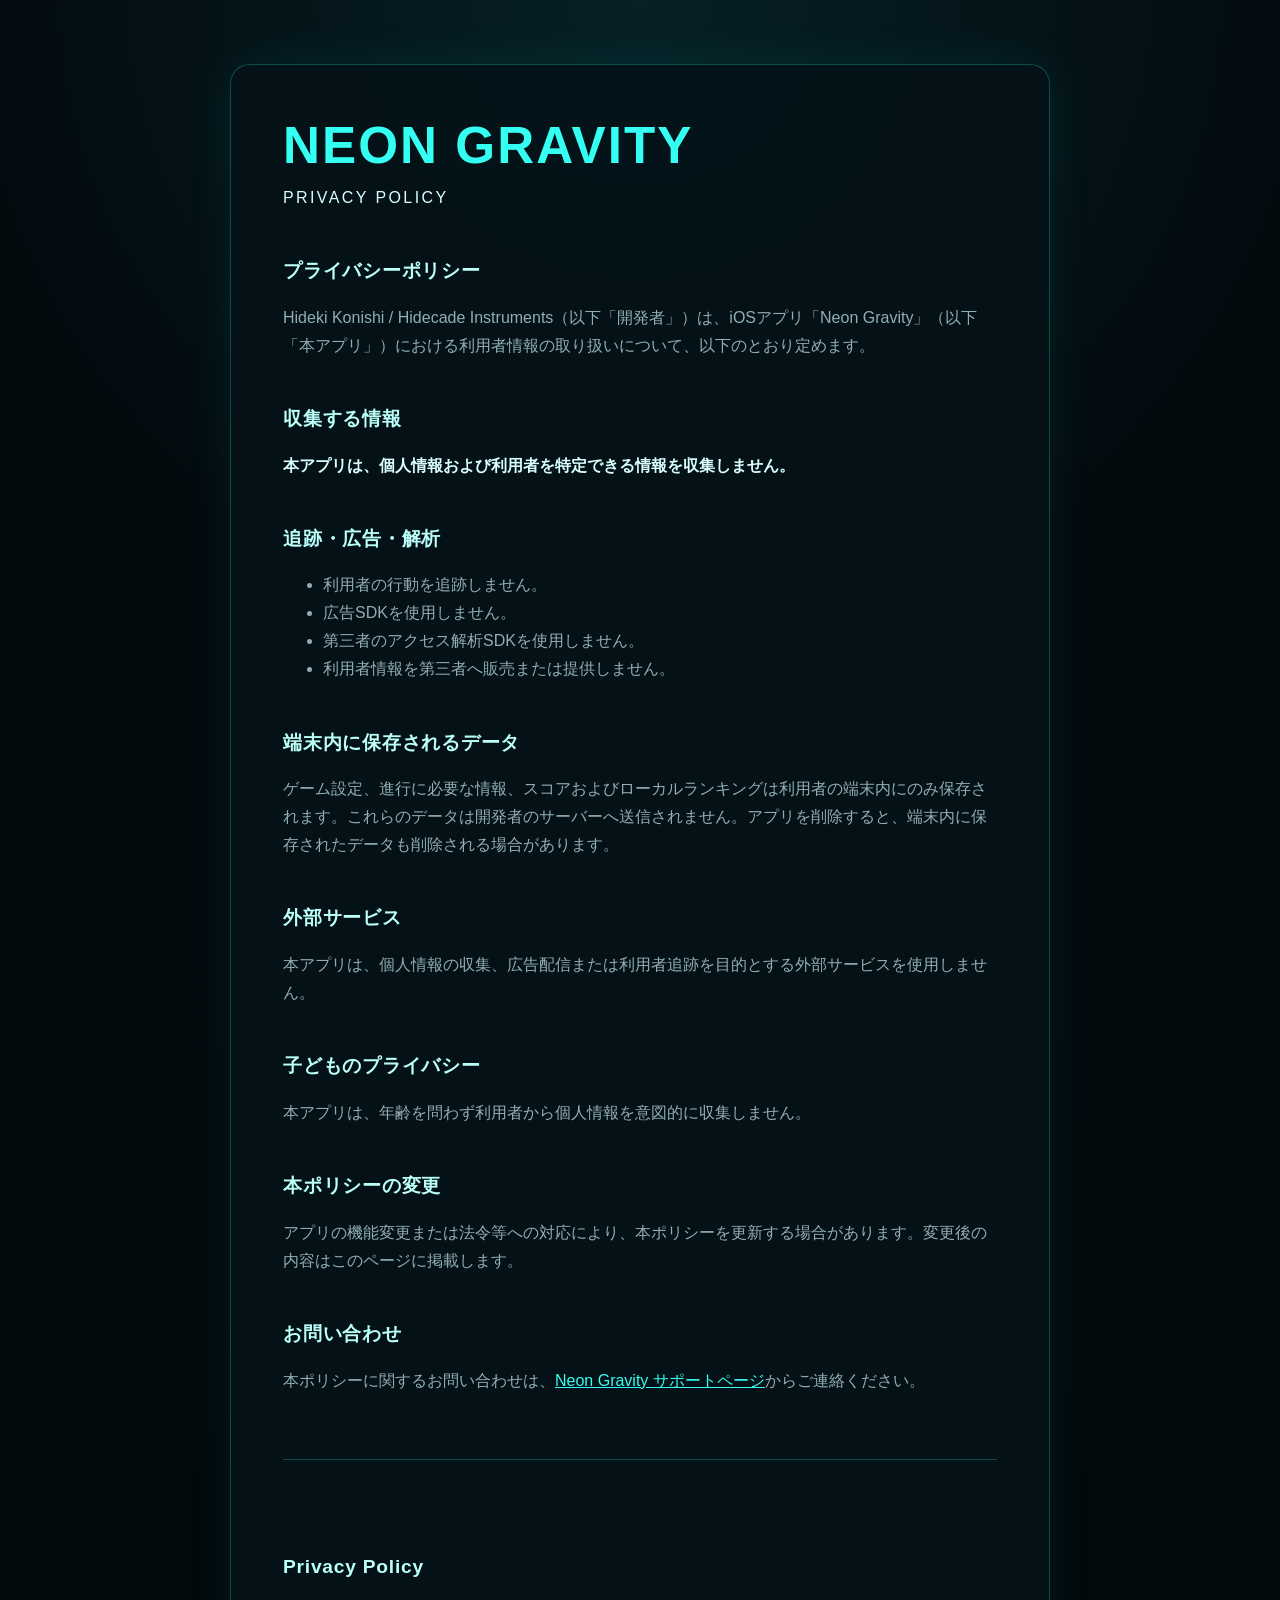
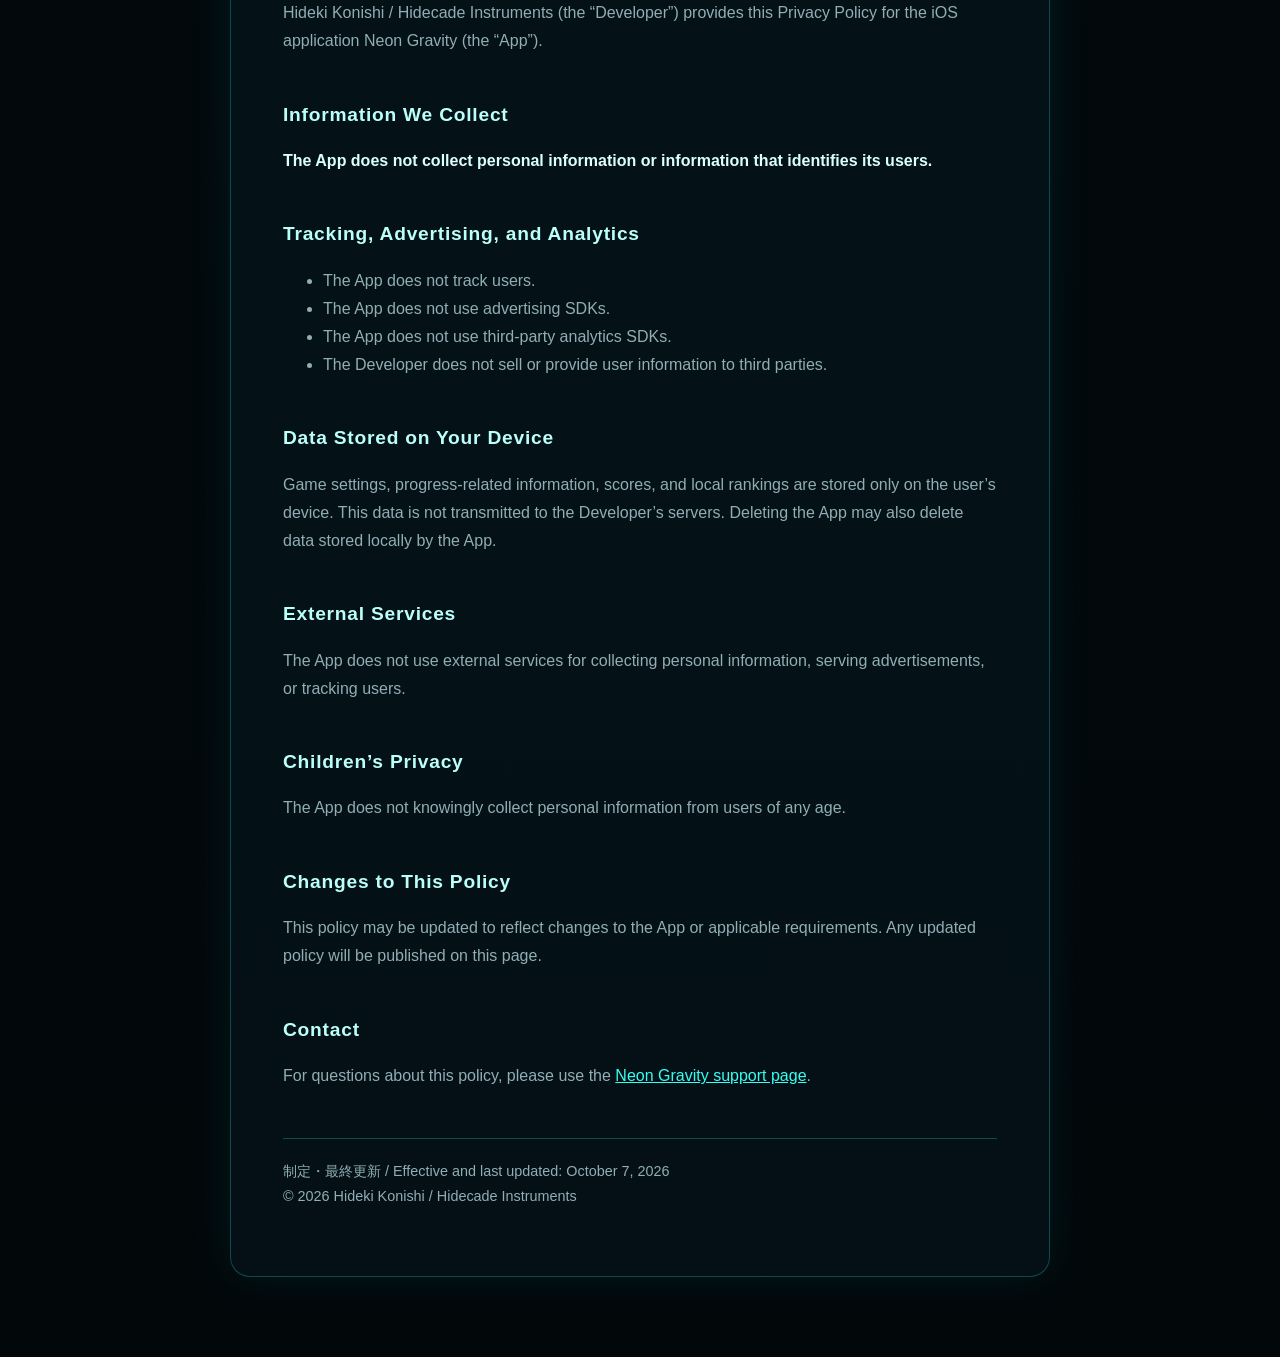
<file: docs/index.html>
<!doctype html>
<html lang="ja">
<head>
  <meta charset="utf-8">
  <meta name="viewport" content="width=device-width, initial-scale=1">
  <title>Neon Gravity</title>
  <meta http-equiv="refresh" content="0; url=privacy.html">
  <link rel="canonical" href="privacy.html">
</head>
<body>
  <p><a href="privacy.html">Neon Gravity Privacy Policy</a></p>
</body>
</html>
</file>
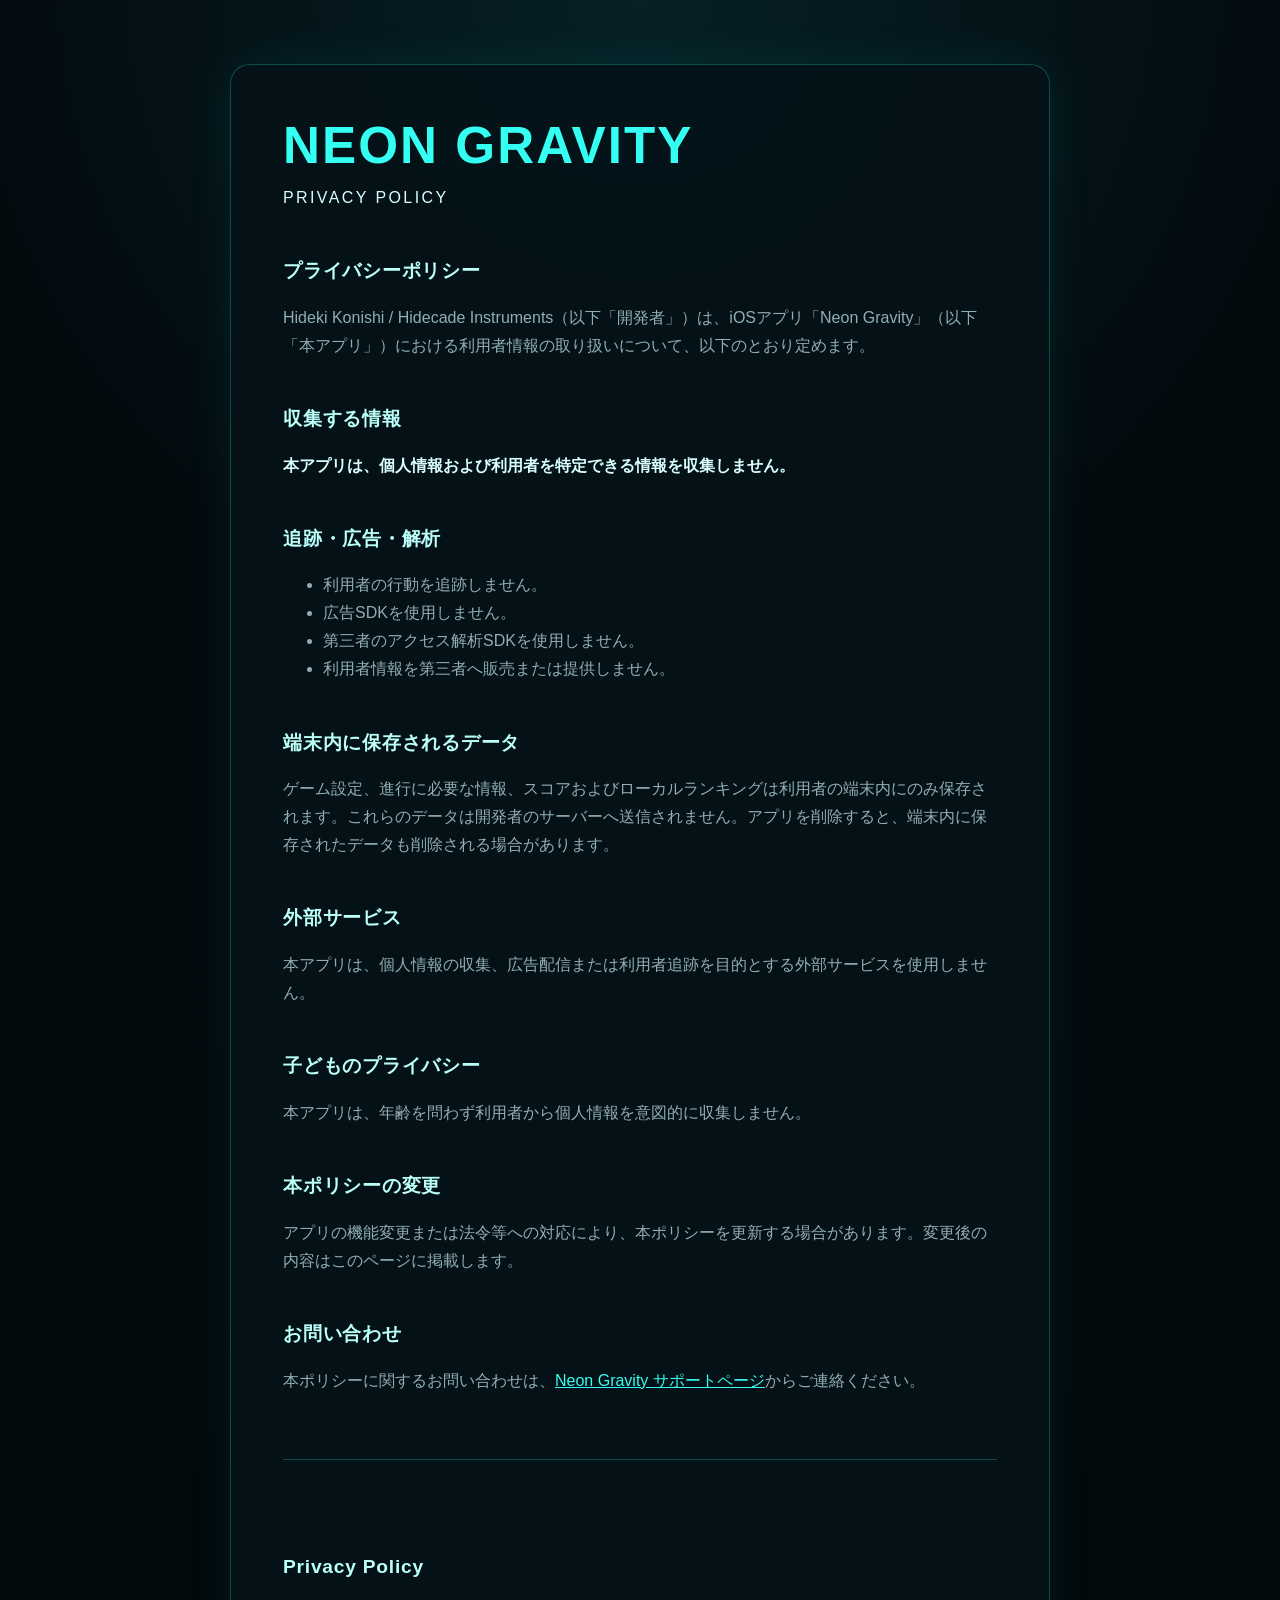
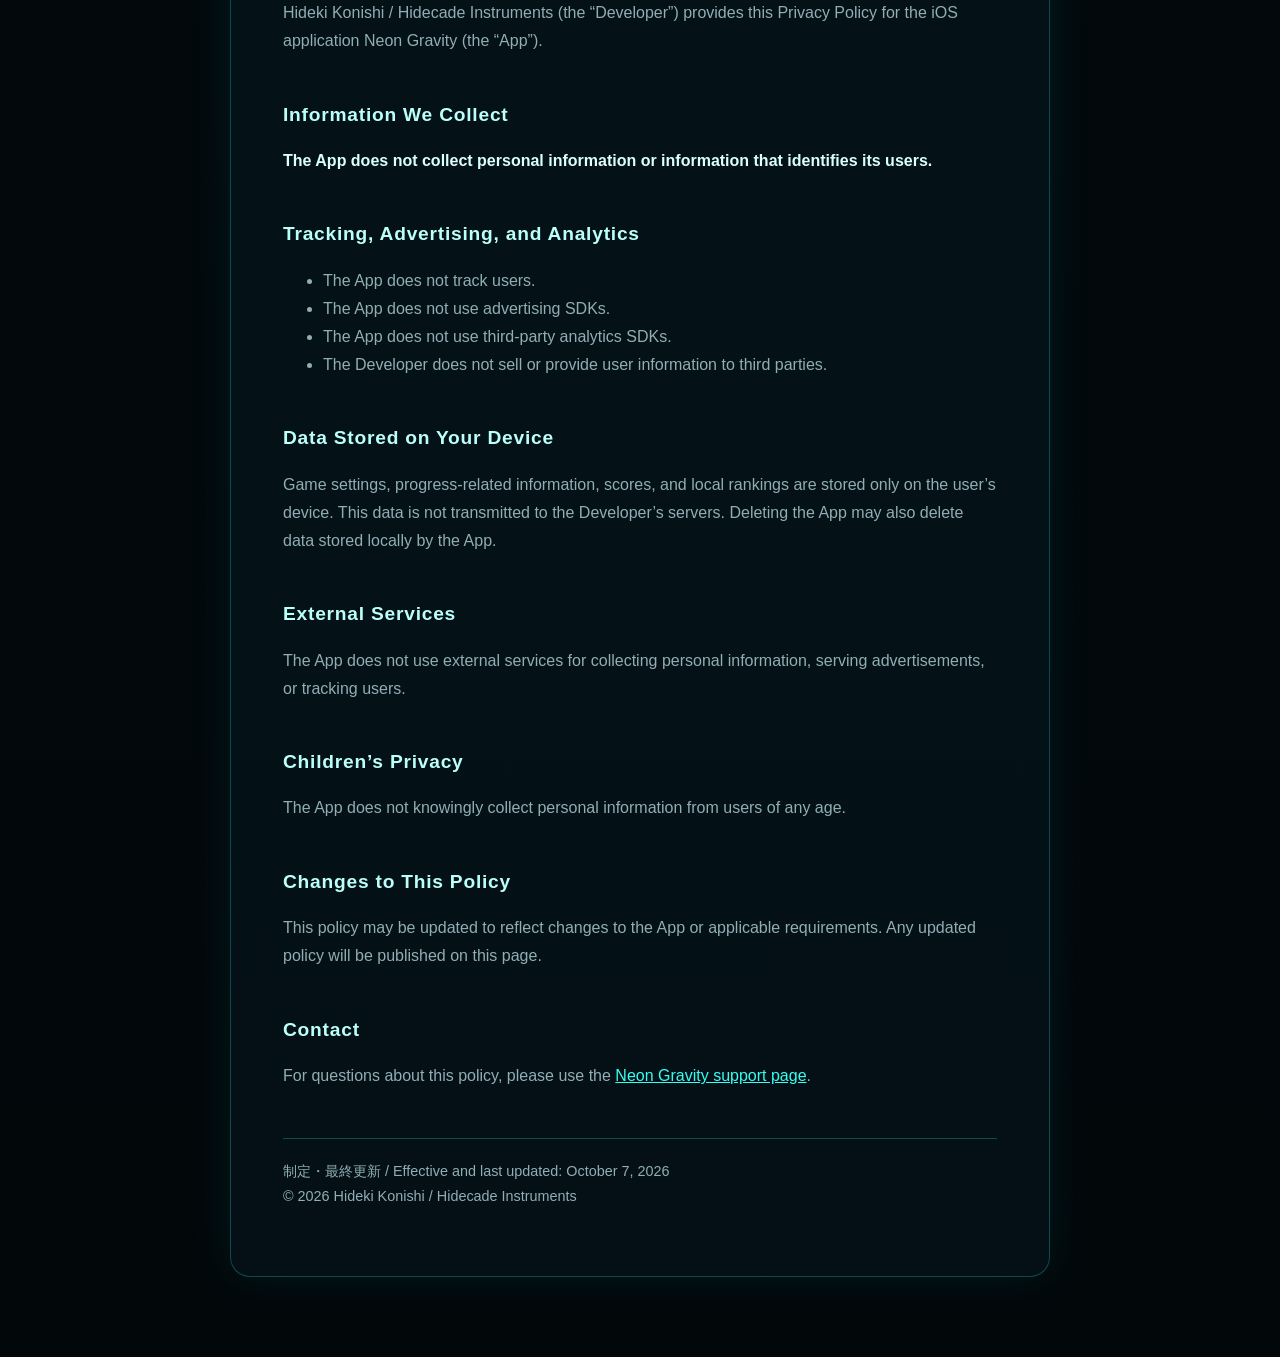
<file: docs/privacy.html>
<!doctype html>
<html lang="ja">
<head>
  <meta charset="utf-8">
  <meta name="viewport" content="width=device-width, initial-scale=1">
  <meta name="color-scheme" content="dark">
  <title>Neon Gravity - Privacy Policy</title>
  <style>
    :root {
      color-scheme: dark;
      --background: #02070a;
      --panel: rgba(5, 19, 24, 0.88);
      --text: #d9ffff;
      --muted: #91aeb5;
      --cyan: #35fff2;
      --line: rgba(53, 255, 242, 0.24);
    }
    * { box-sizing: border-box; }
    body {
      margin: 0;
      min-height: 100vh;
      color: var(--text);
      background:
        radial-gradient(circle at 50% 0%, rgba(20, 129, 140, 0.18), transparent 42rem),
        linear-gradient(180deg, #030b0f, var(--background));
      font: 16px/1.75 -apple-system, BlinkMacSystemFont, "Helvetica Neue", sans-serif;
    }
    main {
      width: min(820px, calc(100% - 32px));
      margin: 0 auto;
      padding: 64px 0 80px;
    }
    article {
      padding: clamp(24px, 6vw, 52px);
      border: 1px solid var(--line);
      border-radius: 20px;
      background: var(--panel);
      box-shadow: 0 0 48px rgba(18, 239, 224, 0.08);
    }
    h1, h2 { letter-spacing: .04em; }
    h1 { margin: 0; color: var(--cyan); font-size: clamp(2rem, 7vw, 3.2rem); line-height: 1.15; }
    h2 { margin-top: 2.2em; color: #bafffa; font-size: 1.2rem; }
    p, li { color: var(--muted); }
    strong { color: var(--text); }
    a { color: var(--cyan); }
    .subtitle { margin: .5rem 0 2.5rem; color: var(--text); letter-spacing: .15em; }
    .updated { margin-top: 3rem; padding-top: 1.25rem; border-top: 1px solid var(--line); font-size: .9rem; }
    .english { margin-top: 4rem; padding-top: 3rem; border-top: 1px solid var(--line); }
  </style>
</head>
<body>
  <main>
    <article>
      <h1>NEON GRAVITY</h1>
      <p class="subtitle">PRIVACY POLICY</p>

      <section lang="ja">
        <h2>プライバシーポリシー</h2>
        <p>Hideki Konishi / Hidecade Instruments（以下「開発者」）は、iOSアプリ「Neon Gravity」（以下「本アプリ」）における利用者情報の取り扱いについて、以下のとおり定めます。</p>

        <h2>収集する情報</h2>
        <p><strong>本アプリは、個人情報および利用者を特定できる情報を収集しません。</strong></p>

        <h2>追跡・広告・解析</h2>
        <ul>
          <li>利用者の行動を追跡しません。</li>
          <li>広告SDKを使用しません。</li>
          <li>第三者のアクセス解析SDKを使用しません。</li>
          <li>利用者情報を第三者へ販売または提供しません。</li>
        </ul>

        <h2>端末内に保存されるデータ</h2>
        <p>ゲーム設定、進行に必要な情報、スコアおよびローカルランキングは利用者の端末内にのみ保存されます。これらのデータは開発者のサーバーへ送信されません。アプリを削除すると、端末内に保存されたデータも削除される場合があります。</p>

        <h2>外部サービス</h2>
        <p>本アプリは、個人情報の収集、広告配信または利用者追跡を目的とする外部サービスを使用しません。</p>

        <h2>子どものプライバシー</h2>
        <p>本アプリは、年齢を問わず利用者から個人情報を意図的に収集しません。</p>

        <h2>本ポリシーの変更</h2>
        <p>アプリの機能変更または法令等への対応により、本ポリシーを更新する場合があります。変更後の内容はこのページに掲載します。</p>

        <h2>お問い合わせ</h2>
        <p>本ポリシーに関するお問い合わせは、<a href="https://github.com/Hidecade/Neon-Gravity/issues">Neon Gravity サポートページ</a>からご連絡ください。</p>
      </section>

      <section class="english" lang="en">
        <h2>Privacy Policy</h2>
        <p>Hideki Konishi / Hidecade Instruments (the “Developer”) provides this Privacy Policy for the iOS application Neon Gravity (the “App”).</p>

        <h2>Information We Collect</h2>
        <p><strong>The App does not collect personal information or information that identifies its users.</strong></p>

        <h2>Tracking, Advertising, and Analytics</h2>
        <ul>
          <li>The App does not track users.</li>
          <li>The App does not use advertising SDKs.</li>
          <li>The App does not use third-party analytics SDKs.</li>
          <li>The Developer does not sell or provide user information to third parties.</li>
        </ul>

        <h2>Data Stored on Your Device</h2>
        <p>Game settings, progress-related information, scores, and local rankings are stored only on the user’s device. This data is not transmitted to the Developer’s servers. Deleting the App may also delete data stored locally by the App.</p>

        <h2>External Services</h2>
        <p>The App does not use external services for collecting personal information, serving advertisements, or tracking users.</p>

        <h2>Children’s Privacy</h2>
        <p>The App does not knowingly collect personal information from users of any age.</p>

        <h2>Changes to This Policy</h2>
        <p>This policy may be updated to reflect changes to the App or applicable requirements. Any updated policy will be published on this page.</p>

        <h2>Contact</h2>
        <p>For questions about this policy, please use the <a href="https://github.com/Hidecade/Neon-Gravity/issues">Neon Gravity support page</a>.</p>
      </section>

      <p class="updated">制定・最終更新 / Effective and last updated: October 7, 2026<br>© 2026 Hideki Konishi / Hidecade Instruments</p>
    </article>
  </main>
</body>
</html>
</file>
